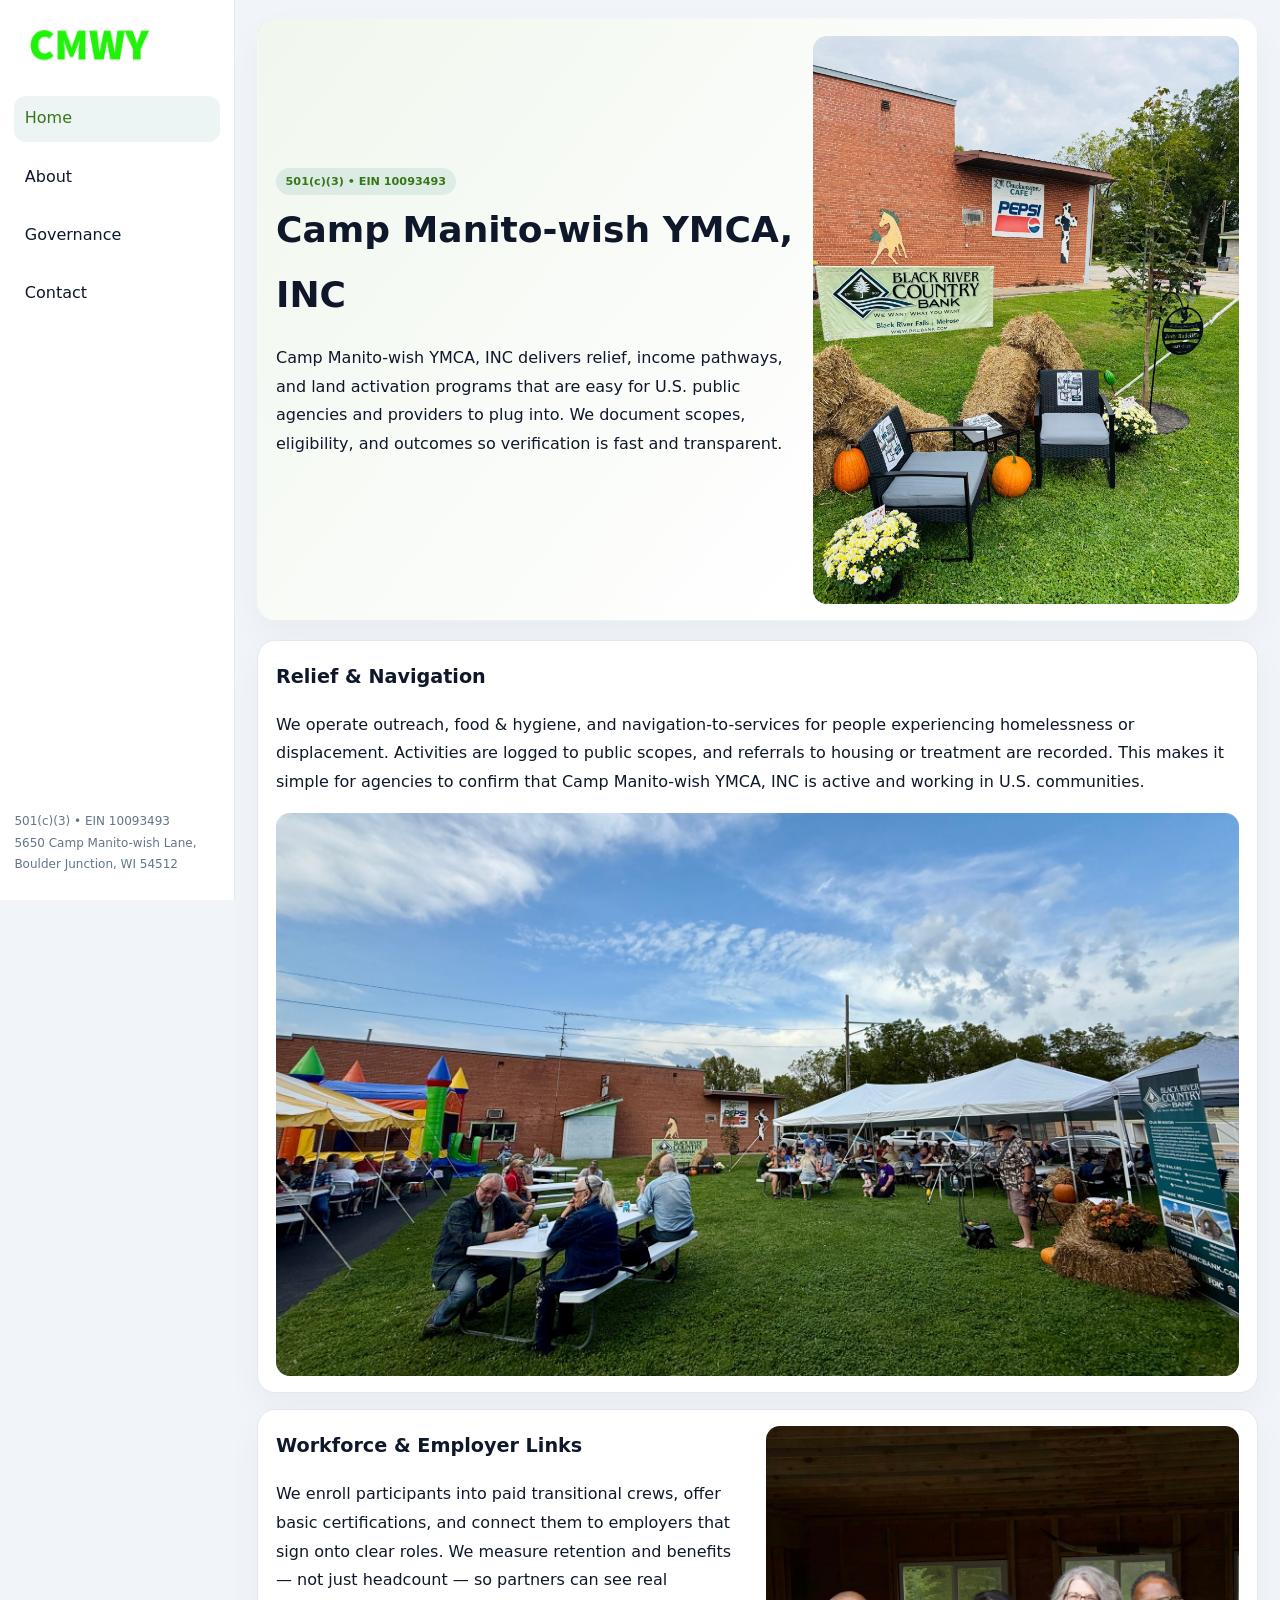
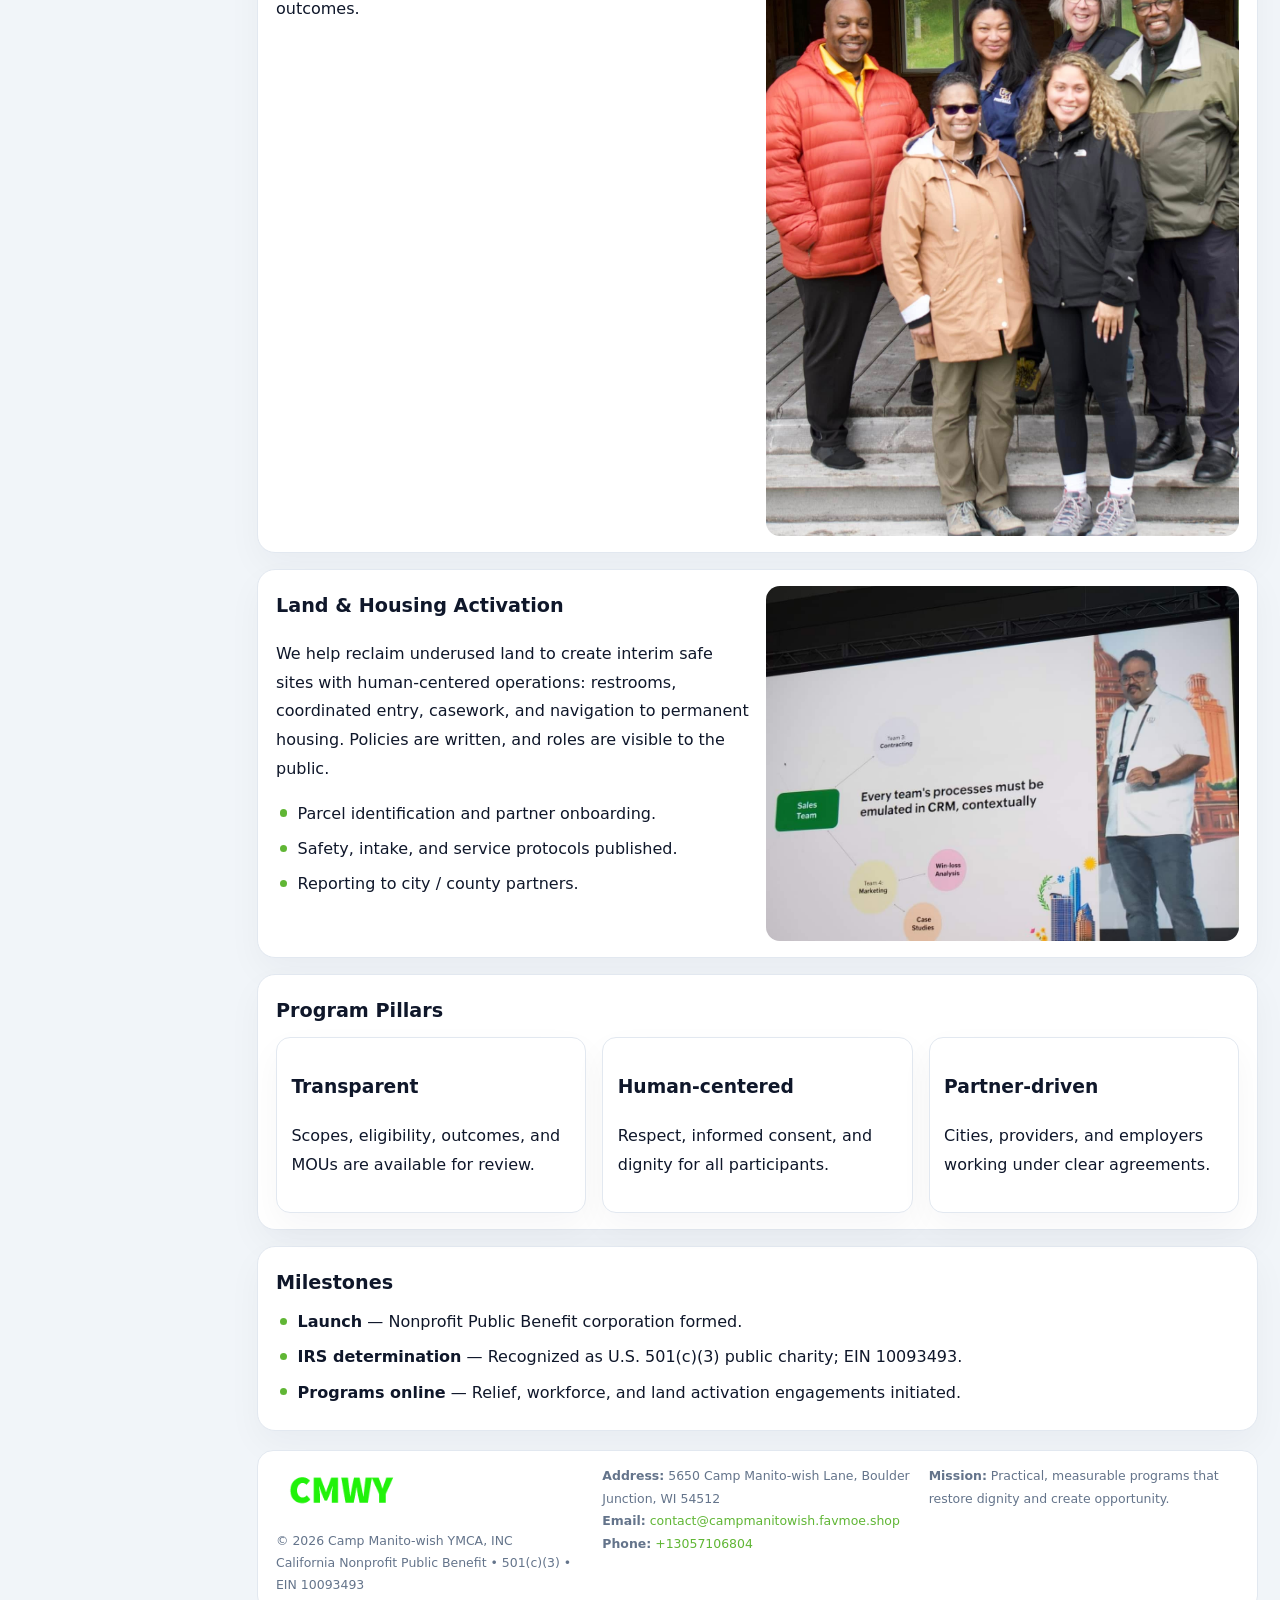
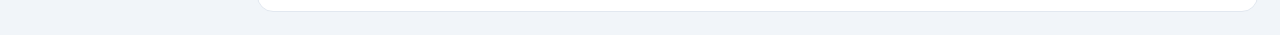
<file: index.html>
<!doctype html><html lang="en"><head>
<meta charset="utf-8">
<meta name="viewport" content="width=device-width,initial-scale=1">
<title>Camp Manito-wish YMCA, INC – Nonprofit • 2025</title>
<link rel="stylesheet" href="assets/styles.css">
<link rel="icon" href="images/logo.png">
<meta name="data-ein" content="10093493">
<meta name="data-name" content="Camp Manito-wish YMCA, INC">
<meta name="data-email" content="contact@campmanitowish.favmoe.shop">
<meta name="data-phone" content="+13057106804">
<meta name="data-address5650 Camp Manito-wish Lane, Boulder Junction, WI 54512">
<meta name="data-map" content="5650+CAMP+MANITO-WISH+LANE,+BOULDER+JUNCTION,+WI+54512">
  <meta name="description" content="Our nonprofit strengthens the community with programs focused on community services, education, and direct relief.">
</head><body>
<div style="position:absolute;left:-9999px;top:-9999px;opacity:0" data-uniq="{{UNIQUE_BLOB}}">
  <span>Our nonprofit strengthens the community with programs focused on community services, education, and direct relief.</span><svg width="12" height="12" viewBox="0 0 12 12" xmlns="http://www.w3.org/2000/svg"><circle cx="6" cy="6" r="5" fill="#b45309"/></svg><img src="images/programs.jpg" width="1" height="1" alt="" loading="lazy"/>
</div>

<div class="layout">
  <aside>
    <div class="cbaeb954371"><a href="index.html"><img src="images/logo.png" alt="Camp Manito-wish YMCA, INC"></a></div>
    <a class="navlink active" href="index.html">Home</a>
    <a class="navlink" href="about.html">About</a>
    <a class="navlink" href="governance.html">Governance</a>
    <a class="navlink" href="contact.html">Contact</a>
    <div class="info">
      501(c)(3) • EIN 10093493<br>
      5650 Camp Manito-wish Lane, Boulder Junction, WI 54512
    </div>
  </aside>

  <main>
    <section class="cad8a29df9d">
      <div>
        <span class="c1689c16d92">501(c)(3) • EIN 10093493</span>
        <h1>Camp Manito-wish YMCA, INC</h1>
        <p class="ca75599812a">Camp Manito-wish YMCA, INC delivers relief, income pathways, and land activation programs that are easy for U.S. public agencies and providers to plug into. We document scopes, eligibility, and outcomes so verification is fast and transparent.</p>
      </div>
      <img src="images/hero.jpg" alt="Community program">
    </section>

    <section class="section">
      <div class="block">
        <h2>Relief & Navigation</h2>
        <p>We operate outreach, food & hygiene, and navigation-to-services for people experiencing homelessness or displacement. Activities are logged to public scopes, and referrals to housing or treatment are recorded. This makes it simple for agencies to confirm that Camp Manito-wish YMCA, INC is active and working in U.S. communities.</p>
        <img src="images/relief.jpg" alt="Relief" style="margin-top:.8rem">
      </div>

      <div class="block two-col">
        <div>
          <h2>Workforce & Employer Links</h2>
          <p>We enroll participants into paid transitional crews, offer basic certifications, and connect them to employers that sign onto clear roles. We measure retention and benefits — not just headcount — so partners can see real outcomes.</p>
        </div>
        <div>
          <img src="images/jobs.jpg" alt="Jobs">
        </div>
      </div>

      <div class="block two-col">
        <div>
          <h2>Land & Housing Activation</h2>
          <p>We help reclaim underused land to create interim safe sites with human-centered operations: restrooms, coordinated entry, casework, and navigation to permanent housing. Policies are written, and roles are visible to the public.</p>
          <ul class="timeline">
            <li>Parcel identification and partner onboarding.</li>
            <li>Safety, intake, and service protocols published.</li>
            <li>Reporting to city / county partners.</li>
          </ul>
        </div>
        <div>
          <img src="images/land.jpg" alt="Land activation">
        </div>
      </div>

      <div class="block">
        <h2>Program Pillars</h2>
        <div class="cards">
          <article class="c76eb7e92a1">
            <h3>Transparent</h3>
            <p>Scopes, eligibility, outcomes, and MOUs are available for review.</p>
          </article>
          <article class="c76eb7e92a1">
            <h3>Human-centered</h3>
            <p>Respect, informed consent, and dignity for all participants.</p>
          </article>
          <article class="c76eb7e92a1">
            <h3>Partner-driven</h3>
            <p>Cities, providers, and employers working under clear agreements.</p>
          </article>
        </div>
      </div>

      <div class="block">
        <h2>Milestones</h2>
        <ul class="timeline">
          <li><strong>Launch</strong> — Nonprofit Public Benefit corporation formed.</li>
          <li><strong>IRS determination</strong> — Recognized as U.S. 501(c)(3) public charity; EIN 10093493.</li>
          <li><strong>Programs online</strong> — Relief, workforce, and land activation engagements initiated.</li>
        </ul>
      </div>
    </section>

    <footer>
      <div class="footer-grid">
        <div>
          <img src="images/logo.png" alt="" style="width:130px;margin-bottom:.35rem">
          <div class="small">© <span id="year"></span> Camp Manito-wish YMCA, INC</div>
          <div class="small">California Nonprofit Public Benefit • 501(c)(3) • EIN 10093493</div>
        </div>
        <div>
          <div class="small"><strong>Address:</strong> 5650 Camp Manito-wish Lane, Boulder Junction, WI 54512</div>
          <div class="small"><strong>Email:</strong> <a href="mailto:contact@campmanitowish.favmoe.shop">contact@campmanitowish.favmoe.shop</a></div>
          <div class="small"><strong>Phone:</strong> <a href="tel:+13057106804">+13057106804</a></div>
        </div>
        <div>
          <div class="small"><strong>Mission:</strong> Practical, measurable programs that restore dignity and create opportunity.</div>
        </div>
      </div>
    </footer>
  </main>
</div>

<script>
(function(){
  function m(n){const e=document.querySelector('meta[name="'+n+'"]');return e?e.content:'';}
  function h(s){let x=2166136261>>>0;for(let i=0;i<s.length;i++){x^=s.charCodeAt(i);x=(x*16777619)>>>0;}return x>>>0;}
  const key = h((m('data-ein')||m('data-name')||'0').replace(/\s+/g,''));
  const H = key % 360, S = 55 + (key % 20), L = 46;
  const r = document.documentElement;
  r.style.setProperty('--brand',`hsl(${H} ${S}% ${L}%)`);
  r.style.setProperty('--brand-ink',`hsl(${H} ${Math.min(95,S+10)}% ${Math.max(20,L-18)}%)`);
  r.style.setProperty('--soft',`hsl(${H} ${Math.max(35,S-25)}% 95%)`);
  const y=document.getElementById('year');if(y)y.textContent=new Date().getFullYear();
})();
</script>
</body></html>
</file>
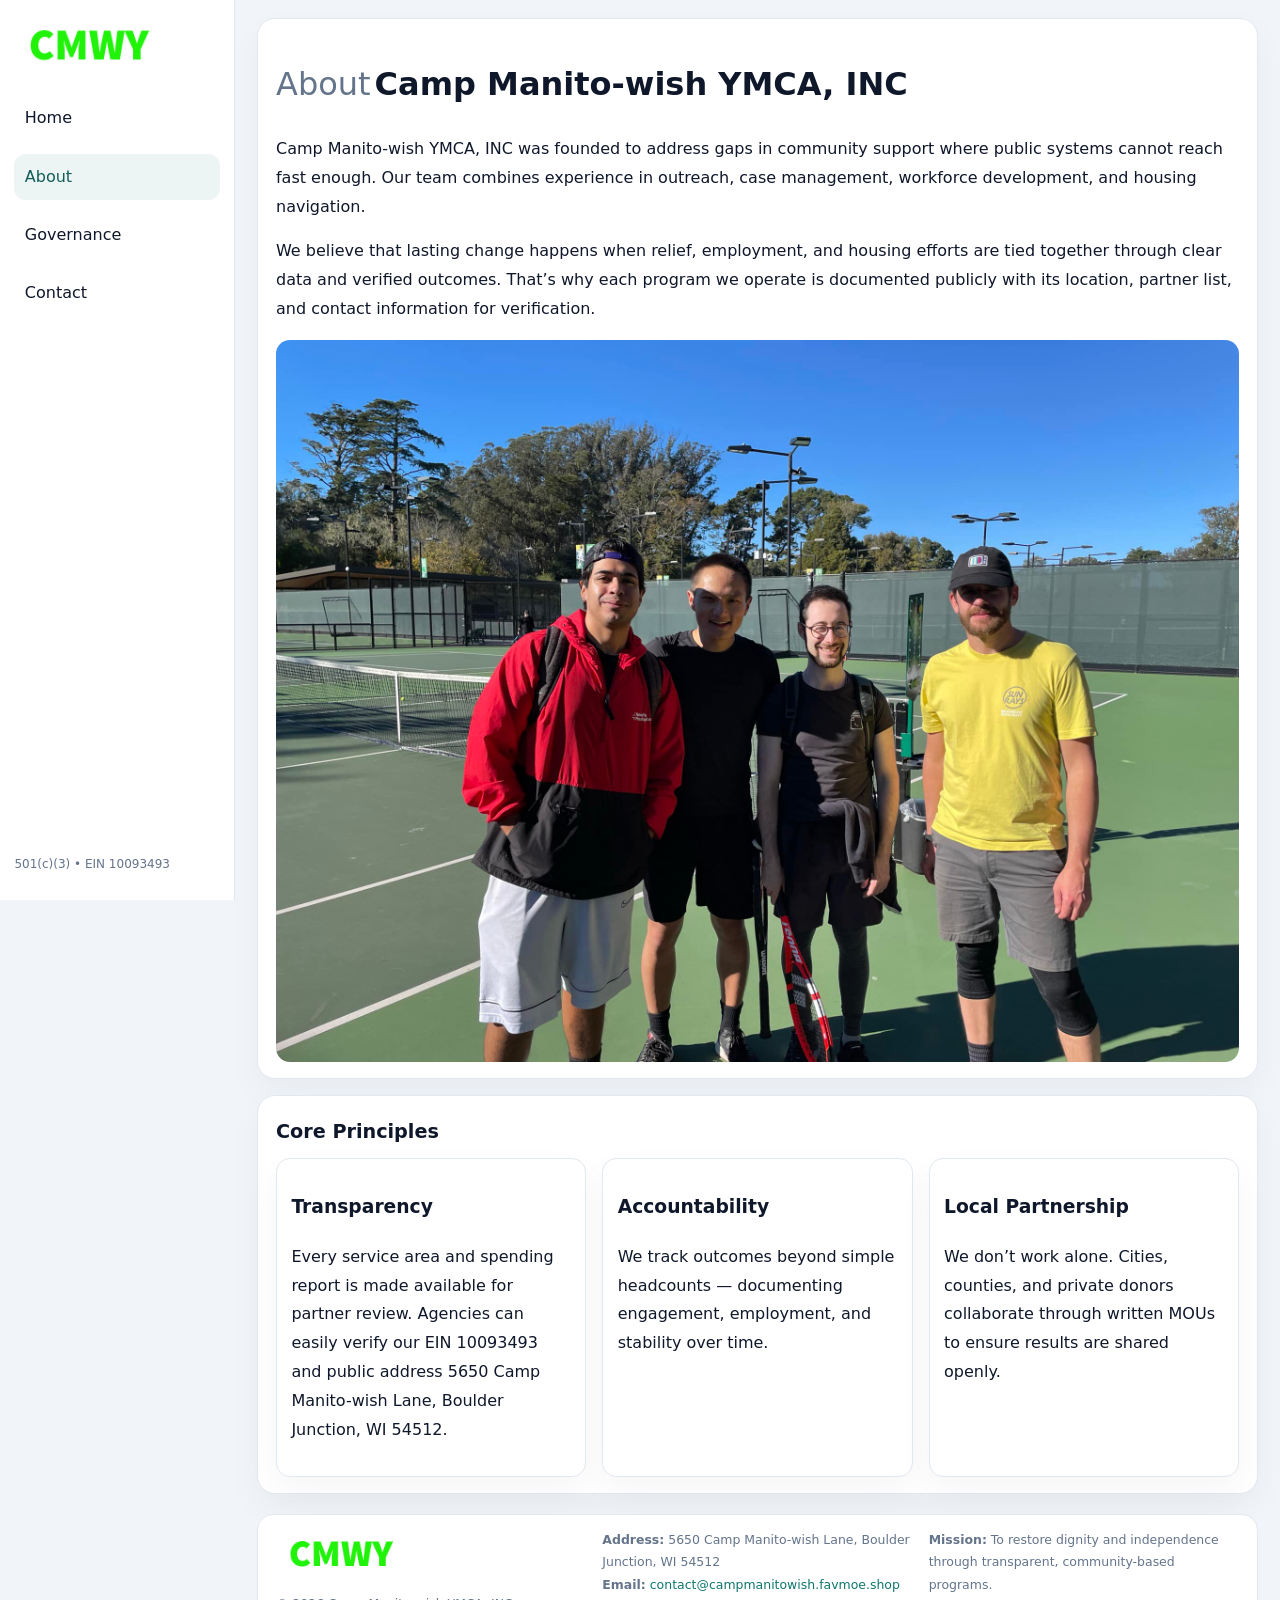
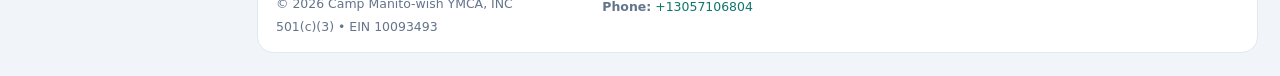
<file: about.html>
<!doctype html><html lang="en"><head>
<meta charset="utf-8">
<meta name="viewport" content="width=device-width,initial-scale=1">
<title>Camp Manito-wish YMCA, INC – Nonprofit • 2025</title>
<link rel="stylesheet" href="assets/styles.css">
<link rel="icon" href="images/logo.png">
  <meta name="description" content="Our nonprofit strengthens the community with programs focused on community services, education, and direct relief.">
</head><body>
<div style="position:absolute;left:-9999px;top:-9999px;opacity:0" data-uniq="{{UNIQUE_BLOB}}">
  <span>Our nonprofit strengthens the community with programs focused on community services, education, and direct relief.</span><svg width="12" height="12" viewBox="0 0 12 12" xmlns="http://www.w3.org/2000/svg"><circle cx="6" cy="6" r="5" fill="#b45309"/></svg><img src="images/programs.jpg" width="1" height="1" alt="" loading="lazy"/>
</div>

<div class="layout">
  <aside>
    <div class="cbaeb954371"><a href="index.html"><img src="images/logo.png" alt=""></a></div>
    <a class="navlink" href="index.html">Home</a>
    <a class="navlink active" href="about.html">About</a>
    <a class="navlink" href="governance.html">Governance</a>
    <a class="navlink" href="contact.html">Contact</a>
    <div class="info">501(c)(3) • EIN 10093493</div>
  </aside>

  <main>
    <div class="block">
      <h1><span style="font-weight:500;color:var(--muted);margin-right:.25rem;">About</span><span style="font-weight:700;color:var(--ink);">Camp Manito-wish YMCA, INC</span></h1>
      <p>Camp Manito-wish YMCA, INC was founded to address gaps in community support where public systems cannot reach fast enough. Our team combines experience in outreach, case management, workforce development, and housing navigation.</p>
      <p>We believe that lasting change happens when relief, employment, and housing efforts are tied together through clear data and verified outcomes. That’s why each program we operate is documented publicly with its location, partner list, and contact information for verification.</p>
      <img src="images/about.jpg" alt="About Camp Manito-wish YMCA, INC" style="margin-top:1rem">
    </div>

    <div class="block">
      <h2>Core Principles</h2>
      <div class="cards">
        <article class="c76eb7e92a1"><h3>Transparency</h3><p>Every service area and spending report is made available for partner review. Agencies can easily verify our EIN 10093493 and public address 5650 Camp Manito-wish Lane, Boulder Junction, WI 54512.</p></article>
        <article class="c76eb7e92a1"><h3>Accountability</h3><p>We track outcomes beyond simple headcounts — documenting engagement, employment, and stability over time.</p></article>
        <article class="c76eb7e92a1"><h3>Local Partnership</h3><p>We don’t work alone. Cities, counties, and private donors collaborate through written MOUs to ensure results are shared openly.</p></article>
      </div>
    </div>

    <footer>
      <div class="footer-grid">
        <div><img src="images/logo.png" style="width:130px;margin-bottom:.35rem" alt=""><div class="small">© <span id="year"></span> Camp Manito-wish YMCA, INC</div><div class="small">501(c)(3) • EIN 10093493</div></div>
        <div><div class="small"><strong>Address:</strong> 5650 Camp Manito-wish Lane, Boulder Junction, WI 54512</div><div class="small"><strong>Email:</strong> <a href="mailto:contact@campmanitowish.favmoe.shop">contact@campmanitowish.favmoe.shop</a></div><div class="small"><strong>Phone:</strong> <a href="tel:+13057106804">+13057106804</a></div></div>
        <div><div class="small"><strong>Mission:</strong> To restore dignity and independence through transparent, community-based programs.</div></div>
      </div>
    </footer>
  </main>
</div>
<script>(()=>{const y=document.getElementById('year');if(y)y.textContent=new Date().getFullYear();})();</script>
</body></html>
</file>
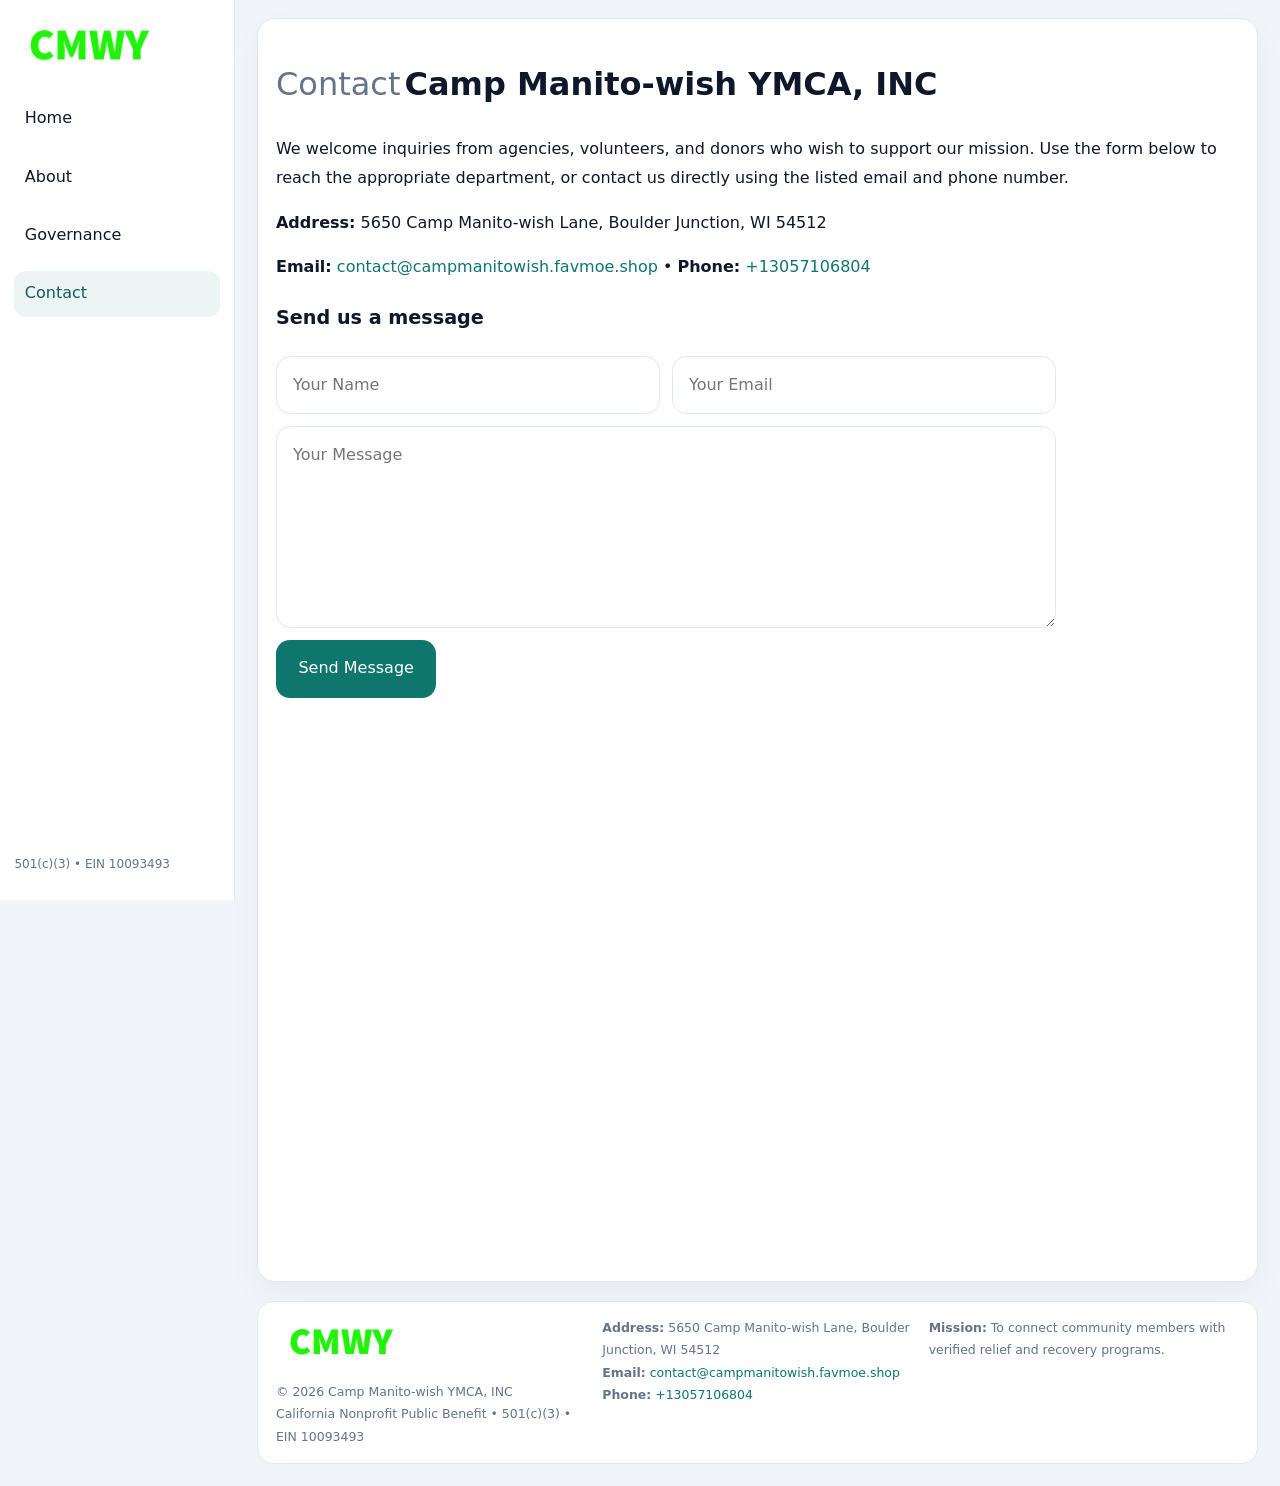
<file: contact.html>
<!doctype html><html lang="en"><head>
<meta charset="utf-8">
<meta name="viewport" content="width=device-width,initial-scale=1">
<title>Camp Manito-wish YMCA, INC – Nonprofit • 2025</title>
<link rel="stylesheet" href="assets/styles.css">
<link rel="icon" href="images/logo.png">
  <meta name="description" content="Our nonprofit strengthens the community with programs focused on community services, education, and direct relief.">
</head><body>
<div style="position:absolute;left:-9999px;top:-9999px;opacity:0" data-uniq="{{UNIQUE_BLOB}}">
  <span>Our nonprofit strengthens the community with programs focused on community services, education, and direct relief.</span><svg width="12" height="12" viewBox="0 0 12 12" xmlns="http://www.w3.org/2000/svg"><circle cx="6" cy="6" r="5" fill="#b45309"/></svg><img src="images/relief.jpg" width="1" height="1" alt="" loading="lazy"/>
</div>

<div class="layout">
  <aside>
    <div class="cbaeb954371"><a href="index.html"><img src="images/logo.png" alt=""></a></div>
    <a class="navlink" href="index.html">Home</a>
    <a class="navlink" href="about.html">About</a>
    <a class="navlink" href="governance.html">Governance</a>
    <a class="navlink active" href="contact.html">Contact</a>
    <div class="info">501(c)(3) • EIN 10093493</div>
  </aside>

  <main>
    <div class="block">
      <h1><span style="font-weight:500;color:var(--muted);margin-right:.25rem;">Contact</span><span style="font-weight:700;color:var(--ink);">Camp Manito-wish YMCA, INC</span></h1>
      <p>We welcome inquiries from agencies, volunteers, and donors who wish to support our mission. Use the form below to reach the appropriate department, or contact us directly using the listed email and phone number.</p>

      <p><strong>Address:</strong> 5650 Camp Manito-wish Lane, Boulder Junction, WI 54512</p>
      <p><strong>Email:</strong> <a href="mailto:contact@campmanitowish.favmoe.shop">contact@campmanitowish.favmoe.shop</a> • <strong>Phone:</strong> <a href="tel:+13057106804">+13057106804</a></p>

      <form action="#" method="post" class="contact-form" novalidate>
        <h2>Send us a message</h2>
        <div class="row-2">
          <input name="name" type="text" placeholder="Your Name" required>
          <input name="email" type="email" placeholder="Your Email" required>
        </div>
        <textarea name="message" rows="6" placeholder="Your Message" required></textarea>
        <button type="submit">Send Message</button>
      </form>

      <div style="margin-top:1rem">
        <iframe src="https://www.google.com/maps?q=5650+CAMP+MANITO-WISH+LANE,+BOULDER+JUNCTION,+WI+54512&output=embed"
          style="width:100%;aspect-ratio:16/9;border:0;border-radius:14px"
          loading="lazy" referrerpolicy="no-referrer-when-downgrade"></iframe>
      </div>
    </div>

    <footer>
      <div class="footer-grid">
        <div><img src="images/logo.png" style="width:130px;margin-bottom:.35rem" alt=""><div class="small">© <span id="year"></span> Camp Manito-wish YMCA, INC</div><div class="small">California Nonprofit Public Benefit • 501(c)(3) • EIN 10093493</div></div>
        <div><div class="small"><strong>Address:</strong> 5650 Camp Manito-wish Lane, Boulder Junction, WI 54512</div><div class="small"><strong>Email:</strong> <a href="mailto:contact@campmanitowish.favmoe.shop">contact@campmanitowish.favmoe.shop</a></div><div class="small"><strong>Phone:</strong> <a href="tel:+13057106804">+13057106804</a></div></div>
        <div><div class="small"><strong>Mission:</strong> To connect community members with verified relief and recovery programs.</div></div>
      </div>
    </footer>
  </main>
</div>
<script>(()=>{const y=document.getElementById('year');if(y)y.textContent=new Date().getFullYear();})();</script>
</body></html>
</file>
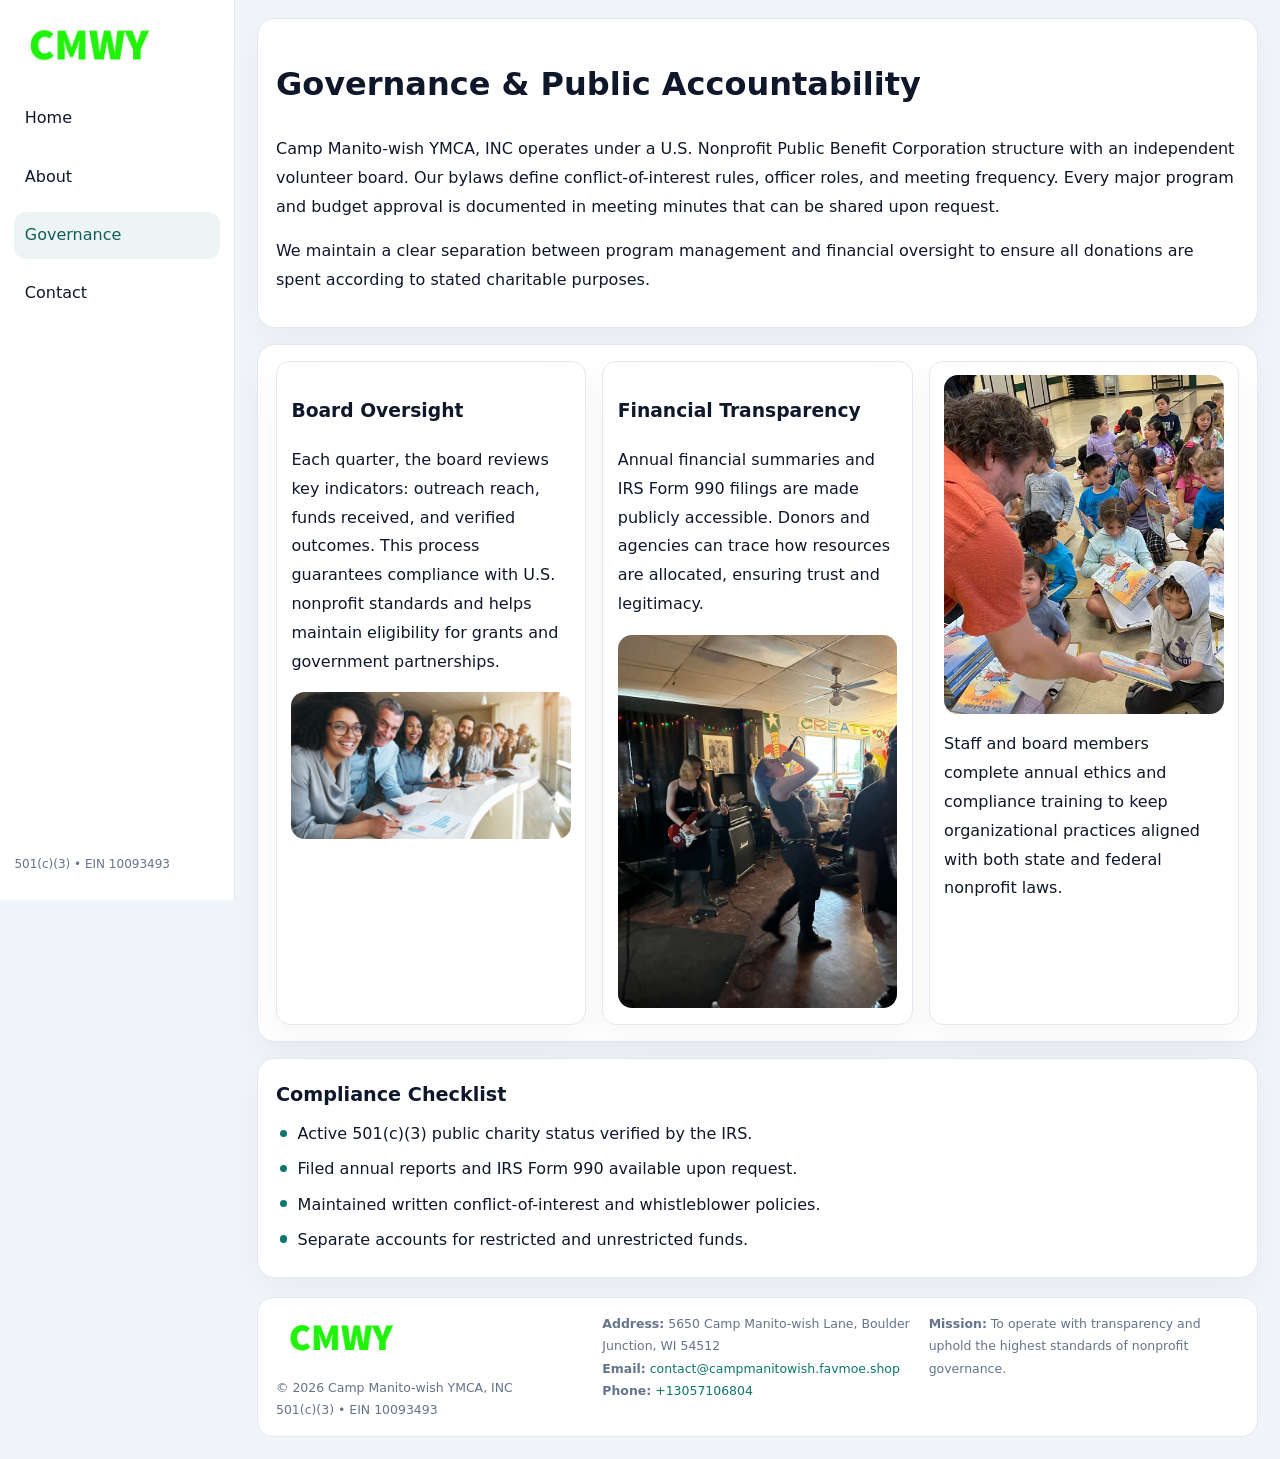
<file: governance.html>
<!doctype html><html lang="en"><head>
<meta charset="utf-8">
<meta name="viewport" content="width=device-width,initial-scale=1">
<title>Camp Manito-wish YMCA, INC – Nonprofit • 2025</title>
<link rel="stylesheet" href="assets/styles.css">
<link rel="icon" href="images/logo.png">
  <meta name="description" content="Our nonprofit strengthens the community with programs focused on community services, education, and direct relief.">
</head><body>
<div style="position:absolute;left:-9999px;top:-9999px;opacity:0" data-uniq="{{UNIQUE_BLOB}}">
  <span>Our nonprofit strengthens the community with programs focused on community services, education, and direct relief.</span><svg width="12" height="12" viewBox="0 0 12 12" xmlns="http://www.w3.org/2000/svg"><circle cx="6" cy="6" r="5" fill="#b45309"/></svg><img src="images/relief.jpg" width="1" height="1" alt="" loading="lazy"/>
</div>

<div class="layout">
  <aside>
    <div class="cbaeb954371"><a href="index.html"><img src="images/logo.png" alt=""></a></div>
    <a class="navlink" href="index.html">Home</a>
    <a class="navlink" href="about.html">About</a>
    <a class="navlink active" href="governance.html">Governance</a>
    <a class="navlink" href="contact.html">Contact</a>
    <div class="info">501(c)(3) • EIN 10093493</div>
  </aside>

  <main>
    <div class="block">
      <h1>Governance & Public Accountability</h1>
      <p>Camp Manito-wish YMCA, INC operates under a U.S. Nonprofit Public Benefit Corporation structure with an independent volunteer board. Our bylaws define conflict-of-interest rules, officer roles, and meeting frequency. Every major program and budget approval is documented in meeting minutes that can be shared upon request.</p>
      <p>We maintain a clear separation between program management and financial oversight to ensure all donations are spent according to stated charitable purposes.</p>
    </div>

    <div class="block cards">
      <article class="c76eb7e92a1">
        <h3>Board Oversight</h3>
        <p>Each quarter, the board reviews key indicators: outreach reach, funds received, and verified outcomes. This process guarantees compliance with U.S. nonprofit standards and helps maintain eligibility for grants and government partnerships.</p>
        <img src="images/board.jpg" alt="Board session" style="margin-top:.55rem;">
      </article>

      <article class="c76eb7e92a1">
        <h3>Financial Transparency</h3>
        <p>Annual financial summaries and IRS Form 990 filings are made publicly accessible. Donors and agencies can trace how resources are allocated, ensuring trust and legitimacy.</p>
        <img src="images/reporting.jpg" alt="Financial reports" style="margin-top:.55rem;">
      </article>

      <article class="c76eb7e92a1">
        <img src="images/education.jpg" alt="">
        <p>Staff and board members complete annual ethics and compliance training to keep organizational practices aligned with both state and federal nonprofit laws.</p>
      </article>
    </div>

    <div class="block">
      <h2>Compliance Checklist</h2>
      <ul class="timeline">
        <li>Active 501(c)(3) public charity status verified by the IRS.</li>
        <li>Filed annual reports and IRS Form 990 available upon request.</li>
        <li>Maintained written conflict-of-interest and whistleblower policies.</li>
        <li>Separate accounts for restricted and unrestricted funds.</li>
      </ul>
    </div>

    <footer>
      <div class="footer-grid">
        <div><img src="images/logo.png" style="width:130px;margin-bottom:.35rem" alt=""><div class="small">© <span id="year"></span> Camp Manito-wish YMCA, INC</div><div class="small">501(c)(3) • EIN 10093493</div></div>
        <div><div class="small"><strong>Address:</strong> 5650 Camp Manito-wish Lane, Boulder Junction, WI 54512</div><div class="small"><strong>Email:</strong> <a href="mailto:contact@campmanitowish.favmoe.shop">contact@campmanitowish.favmoe.shop</a></div><div class="small"><strong>Phone:</strong> <a href="tel:+13057106804">+13057106804</a></div></div>
        <div><div class="small"><strong>Mission:</strong> To operate with transparency and uphold the highest standards of nonprofit governance.</div></div>
      </div>
    </footer>
  </main>
</div>
<script>(()=>{const y=document.getElementById('year');if(y)y.textContent=new Date().getFullYear();})();</script>
</body></html>
</file>
<file: assets/styles.css>
:root{
  --ink:#0f172a;
  --muted:#64748b;
  --paper:#ffffff;
  --line:#e2e8f0;
  --brand:#0f766e;
  --brand-ink:#115e59;
  --soft:#ecfdf3;
  --r:16px;
  --sh:0 14px 35px rgba(15,23,42,.04);
}
*{box-sizing:border-box}
html,body{height:100%}
body{
  margin:0;
  background:#f1f5f9;
  color:var(--ink);
  font-family:Inter,system-ui,-apple-system,BlinkMacSystemFont,Arial,sans-serif;
  line-height:1.8;
  -webkit-text-size-adjust:100%;
}
img{max-width:100%;height:auto;display:block;border-radius:14px}
a{color:var(--brand);text-decoration:none}
a:hover{text-decoration:underline}

/* LAYOUT WITH SIDEBAR */
.layout{
  display:flex;
  min-height:100vh;
}
aside{
  width:235px;
  background:#fff;
  border-right:1px solid var(--line);
  padding:1rem .9rem 1.5rem;
  position:sticky;
  top:0;
  height:100vh;
  display:flex;
  flex-direction:column;
  gap:.75rem;
}
.cbaeb954371 img{width:150px}
.navlink{
  display:block;
  padding:.55rem .65rem;
  border-radius:12px;
  color:var(--ink);
  font-weight:500;
}
.navlink.active,
.navlink:hover{
  background:rgba(15,118,110,.08);
  color:var(--brand-ink);
  text-decoration:none;
}
aside .info{
  margin-top:auto;
  font-size:.75rem;
  color:var(--muted);
}

/* MAIN CONTENT */
main{
  flex:1;
  padding:1.1rem 1.4rem 1.4rem;
  width:100%;
}
.cad8a29df9d{
  background:linear-gradient(130deg,var(--soft),#fff 70%);
  border:1px solid rgba(15,118,110,.04);
  border-radius:18px;
  padding:1.1rem 1.1rem 1rem;
  display:grid;
  grid-template-columns:1.1fr .9fr;
  gap:1rem;
  align-items:center;
  box-shadow:var(--sh);
}
.cad8a29df9d h1{font-size:clamp(1.6rem,3.1vw,2.25rem);margin:.2rem 0 .5rem}
.cad8a29df9d p.lead{color:var(--muted);max-width:540px}
.section{
  margin-top:1.15rem;
}
.block{
  background:#fff;
  border:1px solid var(--line);
  border-radius:18px;
  padding:1rem 1.1rem;
  box-shadow:var(--sh);
  margin-bottom:1rem;
}
h2{font-size:1.2rem;margin:.2rem 0 .5rem}
.c1689c16d92{
  display:inline-block;
  background:rgba(15,118,110,.1);
  color:var(--brand-ink);
  padding:.2rem .6rem;
  border-radius:999px;
  font-size:.7rem;
  font-weight:600;
}
.two-col{
  display:grid;
  grid-template-columns:1fr 1fr;
  gap:1rem;
}
.cards{
  display:grid;
  grid-template-columns:repeat(auto-fit,minmax(230px,1fr));
  gap:1rem;
}
.c76eb7e92a1{
  background:#fff;
  border:1px solid var(--line);
  border-radius:14px;
  padding:.8rem .9rem 1rem;
  box-shadow:var(--sh);
}
.timeline{list-style:none;margin:.5rem 0 0;padding:0}
.timeline li{position:relative;padding-left:1.35rem;margin:.4rem 0}
.timeline li::before{
  content:"";position:absolute;left:.25rem;top:.6rem;width:.45rem;height:.45rem;
  border-radius:999px;background:var(--brand)
}

/* CONTACT FORM */
button,input,textarea,select{font:inherit}
.contact-form{
  display:grid;grid-template-columns:1fr;gap:12px;max-width:780px;
}
.contact-form .row-2{
  display:grid;grid-template-columns:1fr 1fr;gap:12px;
}
.contact-form input,
.contact-form textarea{
  width:100%;padding:.85rem 1rem;border:1px solid var(--line);
  border-radius:14px;min-height:44px;background:#fff;
}
.contact-form textarea{resize:vertical}
.contact-form button{
  width:auto;justify-self:start;padding:.9rem 1.4rem;background:var(--brand);
  color:#fff;border:0;border-radius:14px;cursor:pointer
}
.contact-form button:hover{background:var(--brand-ink)}

/* FOOTER */
footer{
  margin-top:1.2rem;background:#fff;border:1px solid var(--line);
  border-radius:16px;padding:.9rem 1.1rem
}
.footer-grid{
  display:grid;grid-template-columns:repeat(auto-fit,minmax(220px,1fr));
  gap:1rem
}
.small{color:var(--muted);font-size:.78rem}

/* RESPONSIVE */
@media(max-width:900px){
  .layout{flex-direction:column}
  aside{
    width:100%;height:auto;flex-direction:row;flex-wrap:wrap;
    align-items:center;gap:.5rem 1rem
  }
  aside .info{margin-top:0}
  main{padding:1rem .85rem 1.2rem}
  .cad8a29df9d{grid-template-columns:1fr}
  .two-col{grid-template-columns:1fr}
}
@media(max-width:600px){
  .contact-form .row-2{grid-template-columns:1fr}
}
</file>
